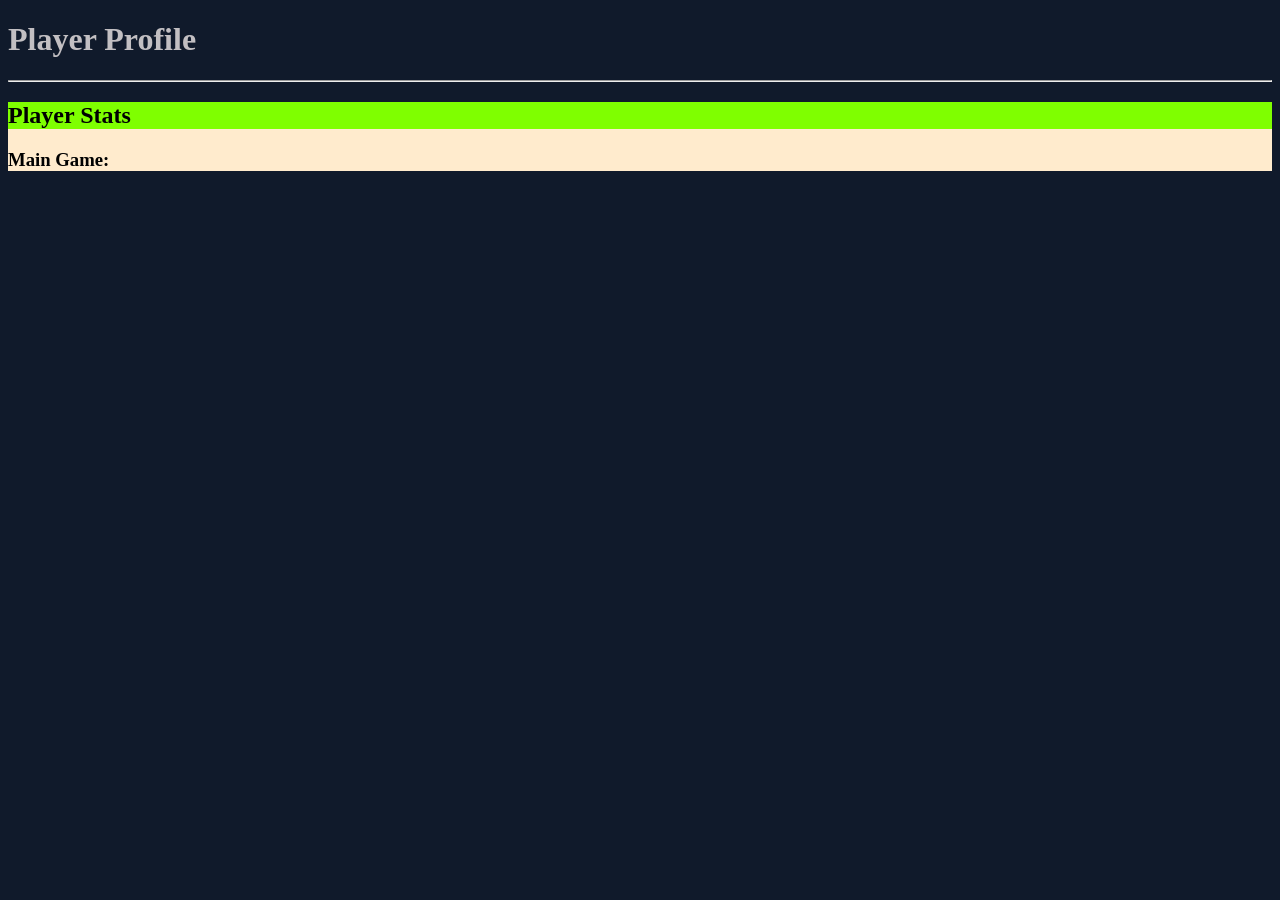
<file: Lesson01-Intro-to-css/index.html>
<!DOCTYPE html>
<html lang="en">
<head>
    <meta charset="UTF-8">
    <meta name="viewport" content="width=device-width, initial-scale=1.0">
    <title>Player Profile</title>
    <!-- <style>
        body {
            background-color: #101A2B;
            color: rgba(237, 231, 231, 0.802);
        }
    </style> -->
    <link rel="stylesheet" href="css/style.css">
</head>
<body>
    <h1>Player Profile</h1>
    <hr>
    <div class="stats">
        <h2 id="player">Player Stats</h2>
        <h3>Main Game:</h3>
    </div>
    

</body>
</html>
</file>
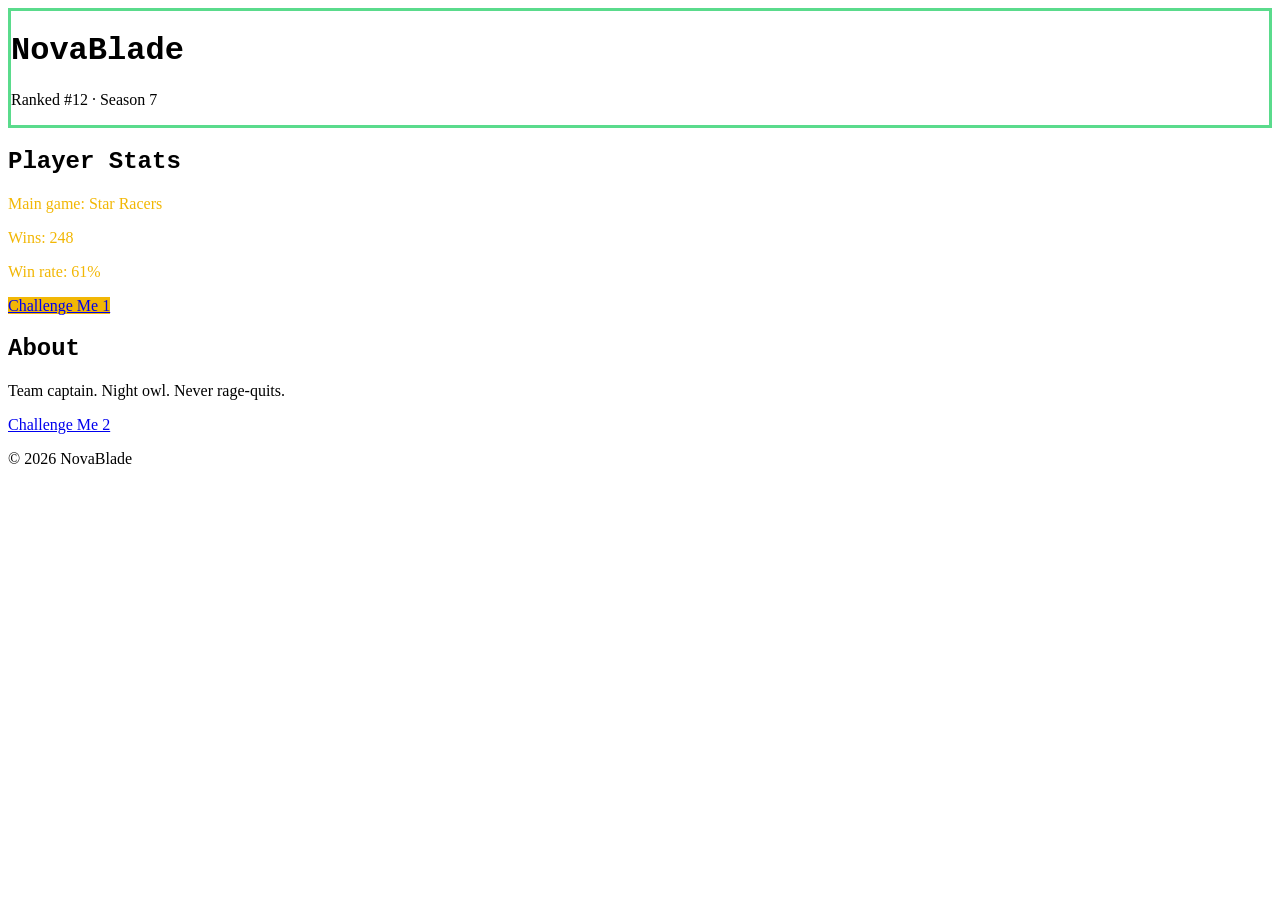
<file: Lesson02-Selectors/index.html>
<!DOCTYPE html>
<html lang="en">
<head>
    <meta charset="UTF-8">
    <meta name="viewport" content="width=device-width, initial-scale=1.0">
    <title>Player Profile</title>

    <!-- This ONE line decides how the whole page looks.
         rel="stylesheet" = "this file is CSS"
         href="..."       = where the CSS file lives -->
    <link rel="stylesheet" href="style.css">
</head>
<body>

    <header id="banner">
        <h1>NovaBlade</h1>
        <p class="tagline">Ranked #12 &middot; Season 7</p>
    </header>

    <main>
        <section class="player-card">
            <h2>Player Stats</h2>
            <p>Main game: <span class="tag">Star Racers</span></p>
            <p>Wins: <span class="stat">248</span></p>
            <p>Win rate: <span class="stat">61%</span></p>
            <a class="btn" href="#">Challenge Me 1</a>
        </section>

        <section>
            <h2>About</h2>
            <p>Team captain. Night owl. Never rage-quits.</p>
            <a class="btn" href="#">Challenge Me 2</a>
        </section>
    </main>

    <footer>
        <p>&copy; 2026 NovaBlade</p>
    </footer>

</body>
</html>
</file>
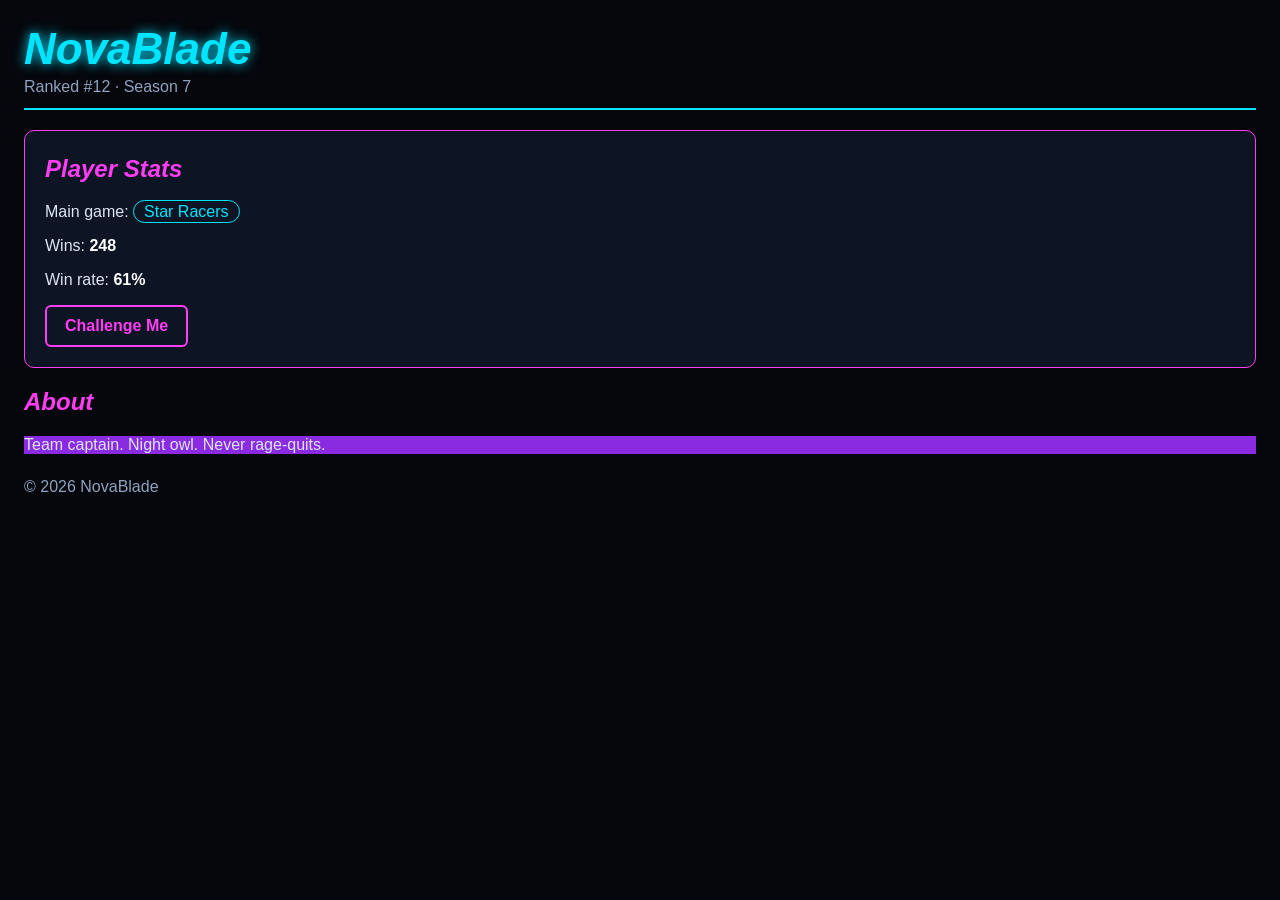
<file: Lesson01-Intro-to-css/player-profile/index.html>
<!DOCTYPE html>
<html lang="en">
<head>
    <meta charset="UTF-8">
    <meta name="viewport" content="width=device-width, initial-scale=1.0">
    <title>Player Profile</title>

    <!-- This ONE line decides how the whole page looks.
         rel="stylesheet" = "this file is CSS"
         href="..."       = where the CSS file lives -->
         <!-- <link rel="stylesheet" href="themes/arcade.css"> -->
         <!-- <link rel="stylesheet" href="themes/minimal.css"> -->
         <style>
             h1 {color:chartreuse};
         </style>
         <link rel="stylesheet" href="themes/neon.css">
         <!-- <style>
             /* =========================================================
   ARCADE THEME  ·  ready-made skin for Lesson 1
   You don't need to understand every line yet.
   By the end of Unit 2, you will.
   ========================================================= */

body {
    background-color: #1a1033;          /* deep purple cabinet */
    color: #f5f0ff;                     /* near-white text */
    font-family: "Courier New", Courier, monospace;
    margin: 0;
    padding: 24px;
}

header {
    border: 4px solid #ffd23f;          /* gold marquee frame */
    padding: 12px 20px;
    text-align: center;
}

h1 {
    color: #ffd23f;
    font-size: 40px;
    letter-spacing: 4px;
    text-transform: uppercase;
    margin: 0;
}

h2 {
    color: #3ef0c8;                     /* mint */
    text-transform: uppercase;
}

.tagline {
    color: #c9b8ff;
    margin: 6px 0 0;
}

.player-card {
    border: 4px dashed #3ef0c8;
    padding: 4px 20px 20px;
    margin-top: 20px;
}

.tag {
    background-color: #ff5ca8;          /* hot pink pill */
    color: #1a1033;
    padding: 2px 8px;
}

.stat {
    color: #ffd23f;
    font-weight: bold;
}

.btn {
    display: inline-block;
    background-color: #ffd23f;
    color: #1a1033;
    padding: 10px 18px;
    text-decoration: none;
    font-weight: bold;
}

footer {
    color: #c9b8ff;
    text-align: center;
    margin-top: 24px;
}

     </style> -->
</head>
<body>

    <header>
        <h1>NovaBlade</h1>
        <p class="tagline">Ranked #12 &middot; Season 7</p>
    </header>

    <main>
        <section class="player-card">
            <h2>Player Stats</h2>
            <p>Main game: <span class="tag">Star Racers</span></p>
            <p>Wins: <span class="stat">248</span></p>
            <p>Win rate: <span class="stat">61%</span></p>
            <a class="btn" href="#">Challenge Me</a>
        </section>

        <section>
            <h2>About</h2>
            <p style="background-color:blueviolet;">Team captain. Night owl. Never rage-quits.</p>
        </section>
    </main>

    <footer>
        <p>&copy; 2026 NovaBlade</p>
    </footer>

</body>
</html>
</file>
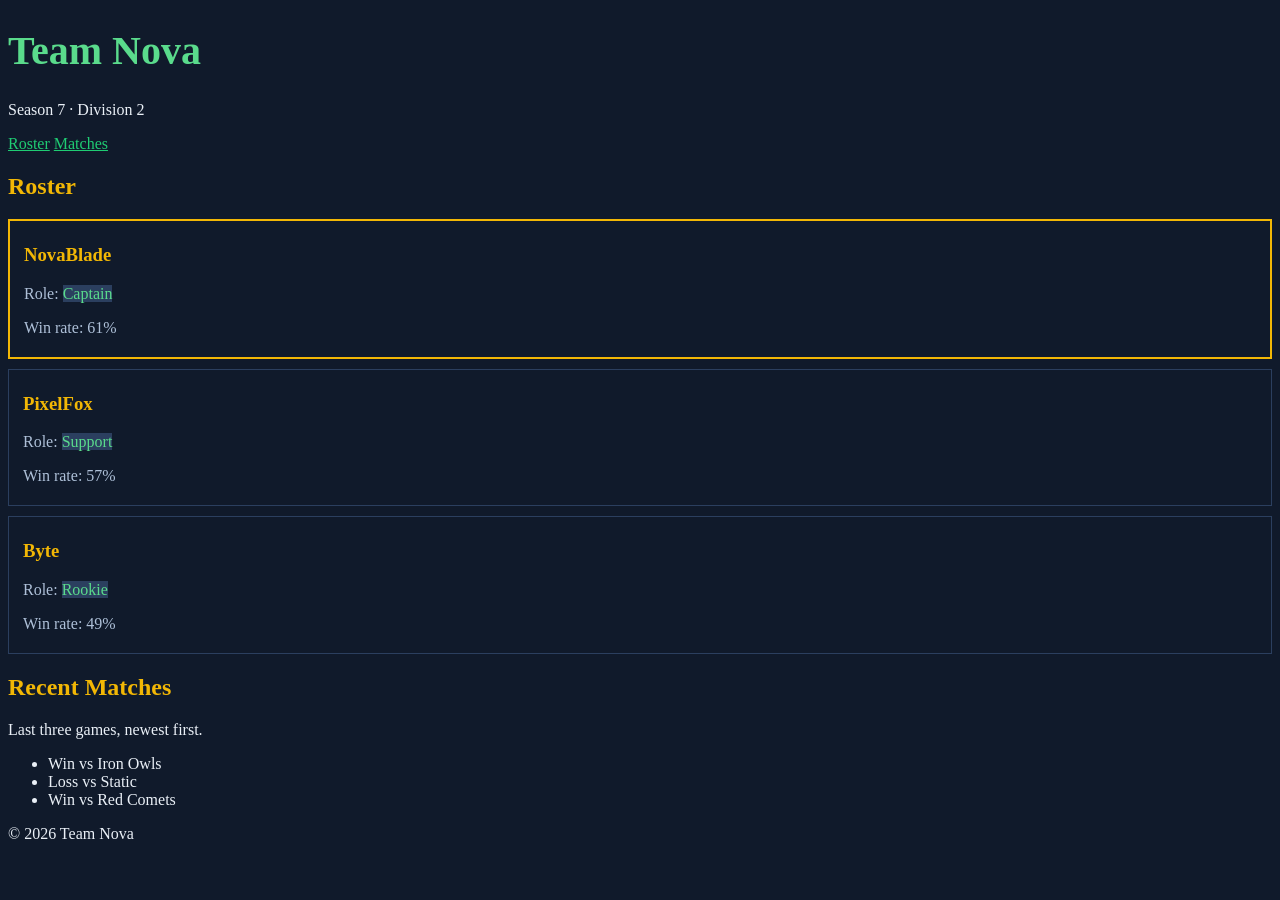
<file: Lesson02-Selectors/squad-page/index.html>
<!DOCTYPE html>
<html lang="en">
<head>
    <meta charset="UTF-8">
    <meta name="viewport" content="width=device-width, initial-scale=1.0">
    <title>Team Nova</title>
    <link rel="stylesheet" href="style.css">
</head>
<body>

    <header>
        <h1>Team Nova</h1>
        <p class="tagline">Season 7 &middot; Division 2</p>
        <nav>
            <a href="#roster">Roster</a>
            <a href="#matches">Matches</a>
        </nav>
    </header>

    <main>
        <!-- id="roster": one-of-a-kind, so the nav link can jump here -->
        <section id="roster">
            <h2>Roster</h2>

            <!-- three cards share a CLASS... -->
            <article class="player-card" id="captain">  <!-- ...only one has this ID -->
                <h3>NovaBlade</h3>
                <p>Role: <span class="tag">Captain</span></p>
                <p>Win rate: <span class="stat">61%</span></p>
            </article>

            <article class="player-card">
                <h3>PixelFox</h3>
                <p>Role: <span class="tag">Support</span></p>
                <p>Win rate: <span class="stat">57%</span></p>
            </article>

            <article class="player-card">
                <h3>Byte</h3>
                <p>Role: <span class="tag">Rookie</span></p>
                <p>Win rate: <span class="stat">49%</span></p>
            </article>
        </section>

        <section id="matches">
            <h2>Recent Matches</h2>
            <p>Last three games, newest first.</p>
            <ul class="results">
                <li>Win vs Iron Owls</li>
                <li>Loss vs Static</li>
                <li>Win vs Red Comets</li>
            </ul>
        </section>
    </main>

    <footer>
        <p>&copy; 2026 Team Nova</p>
    </footer>

</body>
</html>
</file>
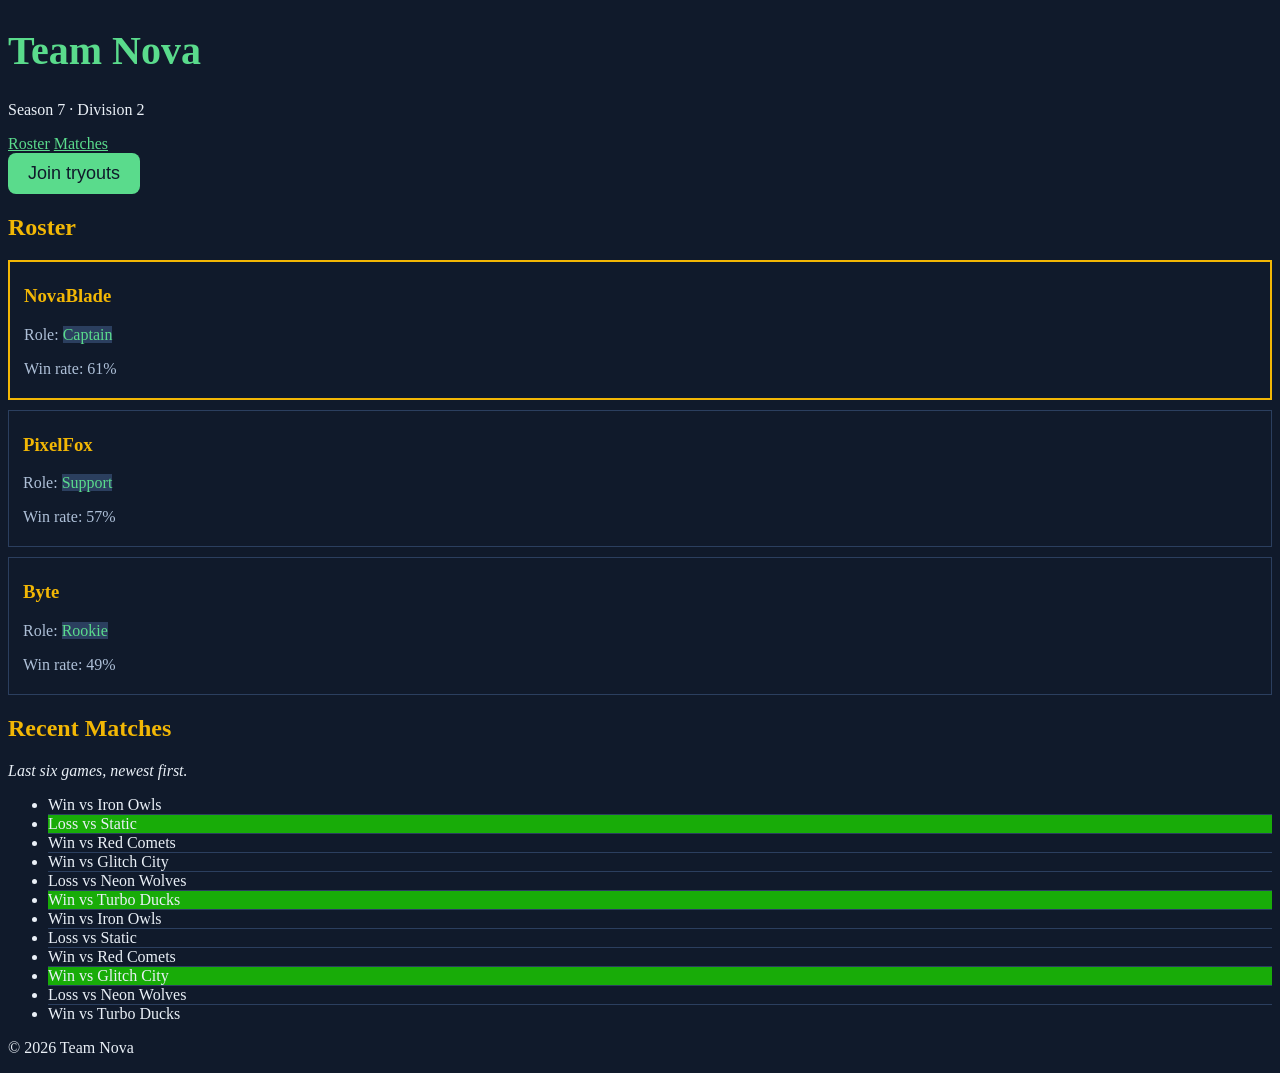
<file: Lesson02-Selectors/2C-Pseudo-Selectors/squad-page/index.html>
<!DOCTYPE html>
<html lang="en">
<head>
    <meta charset="UTF-8">
    <meta name="viewport" content="width=device-width, initial-scale=1.0">
    <title>Team Nova</title>
    <link rel="stylesheet" href="style.css">
</head>
<body>

    <header>
        <h1>Team Nova</h1>
        <p class="tagline">Season 7 &middot; Division 2</p>
        <nav>
            <a href="#roster">Roster</a>
            <a href="#matches">Matches</a>
        </nav>
        <!-- NEW in 2C: a button, so we can style how it reacts -->
        <button class="join">Join tryouts</button>
    </header>

    <main>
        <section id="roster">
            <h2>Roster</h2>

            <article class="player-card" id="captain">
                <h3>NovaBlade</h3>
                <p>Role: <span class="tag">Captain</span></p>
                <p>Win rate: <span class="stat">61%</span></p>
            </article>

            <article class="player-card">
                <h3>PixelFox</h3>
                <p>Role: <span class="tag">Support</span></p>
                <p>Win rate: <span class="stat">57%</span></p>
            </article>

            <article class="player-card">
                <h3>Byte</h3>
                <p>Role: <span class="tag">Rookie</span></p>
                <p>Win rate: <span class="stat">49%</span></p>
            </article>
        </section>

        <section id="matches">
            <h2>Recent Matches</h2>
            <p>Last six games, newest first.</p>
            <!-- NEW in 2C: six results instead of three -->
            <ul class="results">
                <li>Win vs Iron Owls</li>
                <li>Loss vs Static</li>
                <li>Win vs Red Comets</li>
                <li>Win vs Glitch City</li>
                <li>Loss vs Neon Wolves</li>
                <li>Win vs Turbo Ducks</li>
                <li>Win vs Iron Owls</li>
                <li>Loss vs Static</li>
                <li>Win vs Red Comets</li>
                <li>Win vs Glitch City</li>
                <li>Loss vs Neon Wolves</li>
                <li>Win vs Turbo Ducks</li>
            </ul>
        </section>
    </main>

    <footer>
        <p>&copy; 2026 Team Nova</p>
    </footer>

</body>
</html>
</file>
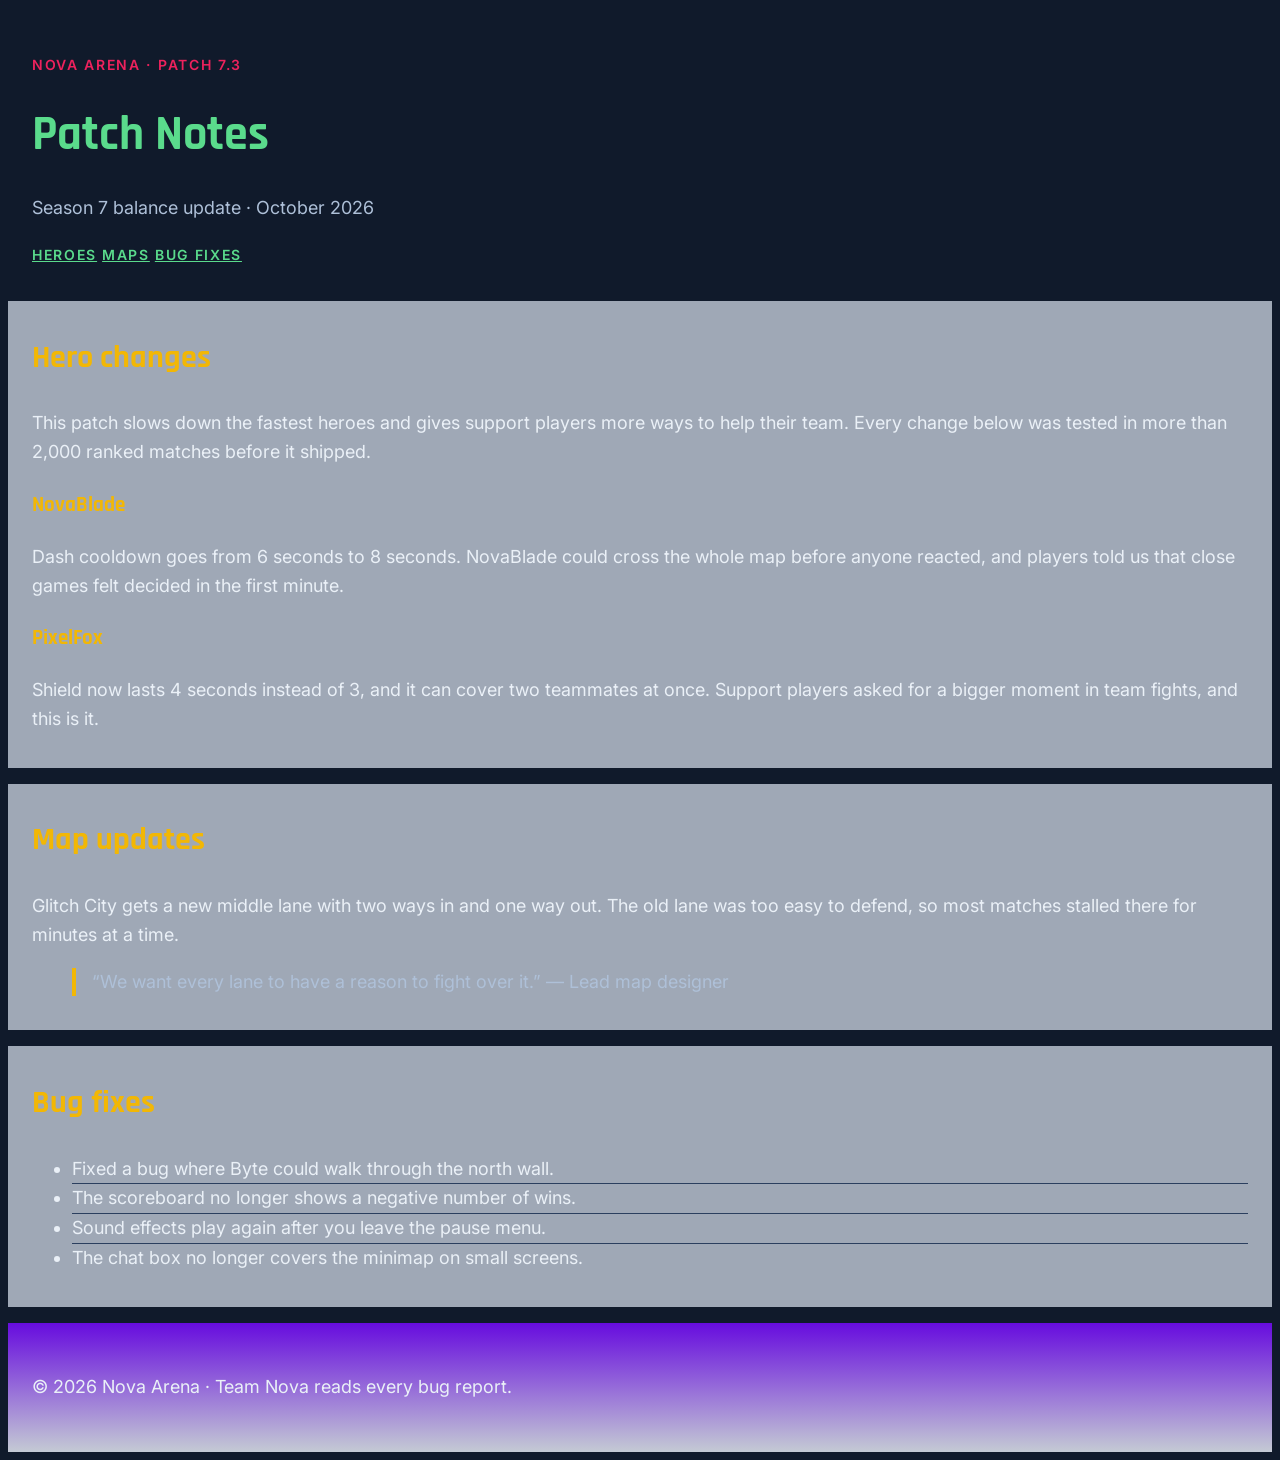
<file: Lesson04-Backgrounds/starter.html>
<!DOCTYPE html>
<html lang="en">
<head>
    <meta charset="UTF-8">
    <meta name="viewport" content="width=device-width, initial-scale=1.0">
    <title>Patch 7.3 Notes · Nova Arena</title>
    <!-- Lesson 3 · the two Google Fonts -->
    <link rel="preconnect" href="https://fonts.googleapis.com">
    <link rel="preconnect" href="https://fonts.gstatic.com" crossorigin>
    <link href="https://fonts.googleapis.com/css2?family=Inter:wght@400;600&family=Rajdhani:wght@500;700&display=swap" rel="stylesheet">
    <link rel="stylesheet" href="style.css">
</head>
<body>
    <!-- Lesson 4 · this header gets the background image (arena.png, in the same folder as style.css) -->
    <header>
        <p class="eyebrow">Nova Arena · Patch 7.3</p>
        <h1>Patch Notes</h1>
        <p class="tagline">Season 7 balance update · October 2026</p>
        <nav>
            <a href="#heroes">Heroes</a>
            <a href="#maps">Maps</a>
            <a href="#fixes">Bug fixes</a>
        </nav>
    </header>

    <main>
        <section id="heroes">
            <h2>Hero changes</h2>
            <p>This patch slows down the fastest heroes and gives support players more ways to help their team. Every change below was tested in more than 2,000 ranked matches before it shipped.</p>

            <h3>NovaBlade</h3>
            <p>Dash cooldown goes from 6 seconds to 8 seconds. NovaBlade could cross the whole map before anyone reacted, and players told us that close games felt decided in the first minute.</p>

            <h3>PixelFox</h3>
            <p>Shield now lasts 4 seconds instead of 3, and it can cover two teammates at once. Support players asked for a bigger moment in team fights, and this is it.</p>
        </section>

        <section id="maps">
            <h2>Map updates</h2>
            <p>Glitch City gets a new middle lane with two ways in and one way out. The old lane was too easy to defend, so most matches stalled there for minutes at a time.</p>
            <blockquote>“We want every lane to have a reason to fight over it.” — Lead map designer</blockquote>
        </section>

        <section id="fixes">
            <h2>Bug fixes</h2>
            <ul>
                <li>Fixed a bug where Byte could walk through the north wall.</li>
                <li>The scoreboard no longer shows a negative number of wins.</li>
                <li>Sound effects play again after you leave the pause menu.</li>
                <li>The chat box no longer covers the minimap on small screens.</li>
            </ul>
        </section>
    </main>

    <footer>
        <p>© 2026 Nova Arena · Team Nova reads every bug report.</p>
    </footer>
</body>
</html>
</file>
<file: Lesson01-Intro-to-css/css/style.css>
body {
  background-color: #101a2b;
  color: rgba(237, 231, 231, 0.802);
}

.stats {
    background-color: blanchedalmond;
    color:black;
}

#player {
    background-color: chartreuse;
}
</file>
<file: Lesson02-Selectors/style.css>
h1, h2 {
    font-family: 'Courier New', Courier, monospace;
}
.player-card p {
    color:#F2B705
}
.player-card .btn {
    background-color:#F2B705;
}

#banner {
    border: 3px solid #5ADB8C;;
}
</file>
<file: Lesson01-Intro-to-css/player-profile/themes/arcade.css>
/* =========================================================
   ARCADE THEME  ·  ready-made skin for Lesson 1
   You don't need to understand every line yet.
   By the end of Unit 2, you will.
   ========================================================= */

body {
    background-color: #1a1033;          /* deep purple cabinet */
    color: #f5f0ff;                     /* near-white text */
    font-family: "Courier New", Courier, monospace;
    margin: 0;
    padding: 24px;
}

header {
    border: 4px solid #ffd23f;          /* gold marquee frame */
    padding: 12px 20px;
    text-align: center;
}

h1 {
    color: #ffd23f;
    font-size: 40px;
    letter-spacing: 4px;
    text-transform: uppercase;
    margin: 0;
}

h2 {
    color: #3ef0c8;                     /* mint */
    text-transform: uppercase;
}

.tagline {
    color: #c9b8ff;
    margin: 6px 0 0;
}

.player-card {
    border: 4px dashed #3ef0c8;
    padding: 4px 20px 20px;
    margin-top: 20px;
}

.tag {
    background-color: #ff5ca8;          /* hot pink pill */
    color: #1a1033;
    padding: 2px 8px;
}

.stat {
    color: #ffd23f;
    font-weight: bold;
}

.btn {
    display: inline-block;
    background-color: #ffd23f;
    color: #1a1033;
    padding: 10px 18px;
    text-decoration: none;
    font-weight: bold;
}

footer {
    color: #c9b8ff;
    text-align: center;
    margin-top: 24px;
}
</file>
<file: Lesson01-Intro-to-css/player-profile/themes/minimal.css>
/* =========================================================
   MINIMAL THEME  ·  ready-made skin for Lesson 1
   You don't need to understand every line yet.
   By the end of Unit 2, you will.
   ========================================================= */

body {
    background-color: #fbfaf7;          /* warm paper */
    color: #222222;
    font-family: Georgia, "Times New Roman", serif;
    line-height: 1.6;
    margin: 0;
    padding: 24px;
}

header {
    border-bottom: 1px solid #222222;
    padding-bottom: 8px;
}

h1 {
    font-size: 42px;
    font-weight: normal;
    margin: 0;
}

h2 {
    font-size: 15px;
    font-family: Arial, Helvetica, sans-serif;
    letter-spacing: 2px;
    text-transform: uppercase;
    color: #6b6b6b;
}

.tagline {
    color: #6b6b6b;
    font-style: italic;
    margin: 0;
}

.player-card {
    margin-top: 16px;
}

.tag {
    border-bottom: 2px solid #c0392b;   /* one red accent */
}

.stat {
    font-weight: bold;
}

.btn {
    color: #c0392b;
    font-family: Arial, Helvetica, sans-serif;
    font-weight: bold;
}

footer {
    color: #6b6b6b;
    font-size: 14px;
    margin-top: 24px;
}
</file>
<file: Lesson01-Intro-to-css/player-profile/themes/neon.css>
/* =========================================================
   NEON ESPORTS THEME  ·  ready-made skin for Lesson 1
   You don't need to understand every line yet.
   By the end of Unit 2, you will.
   ========================================================= */

body {
    background-color: #05070d;          /* almost black */
    color: #dce6f5;
    font-family: "Trebuchet MS", "Segoe UI", sans-serif;
    margin: 0;
    padding: 24px;
}

header {
    border-bottom: 2px solid #00e5ff;   /* cyan underline */
    padding-bottom: 12px;
}

h1 {
    color: #00e5ff;
    font-size: 44px;
    font-style: italic;
    margin: 0;
    text-shadow: 0 0 12px #00e5ff;      /* the glow */
}

h2 {
    color: #ff3df2;                     /* magenta */
    font-style: italic;
}

.tagline {
    color: #8fa3bf;
    margin: 4px 0 0;
}

.player-card {
    background-color: #0d1424;
    border: 1px solid #ff3df2;
    border-radius: 10px;
    padding: 4px 20px 20px;
    margin-top: 20px;
}

.tag {
    border: 1px solid #00e5ff;
    color: #00e5ff;
    border-radius: 999px;
    padding: 2px 10px;
}

.stat {
    color: #ffffff;
    font-weight: bold;
}

.btn {
    display: inline-block;
    border: 2px solid #ff3df2;
    color: #ff3df2;
    padding: 10px 18px;
    border-radius: 6px;
    text-decoration: none;
    font-weight: bold;
}

footer {
    color: #8fa3bf;
    margin-top: 24px;
}
</file>
<file: Lesson02-Selectors/squad-page/style.css>
/* style.css · squad page (after Lesson 2A) */

body {
    background-color: #101A2B;
    color: #EAF0F7;
}

h1 {
    color: #5ADB8C;
    font-size: 40px;
}

.tag {
    background-color: #2B3F5F;
    color: #5ADB8C;
}

/* group: every <h2> AND every <h3> */
h2, h3 {
    color: #F2B705;
}

/* class selector: every class="player-card" */
.player-card {
    border: 1px solid #2B3F5F;
    padding: 4px 14px;
    margin: 10px 0;
}

/* id selector: the one id="captain" */
#captain {
    border: 2px solid #F2B705;
}

/* descendant (space): */
.player-card p {
    color: #AEC0D8;
}

nav a {
    color:rgb(31, 204, 115);
}
</file>
<file: Lesson02-Selectors/2C-Pseudo-Selectors/squad-page/style.css>
/* style.css · squad page (after Lesson 2B) */

body {
    background-color: #101A2B;
    color: #EAF0F7;
}

h1 {
    color: #5ADB8C;
    font-size: 40px;
}

.tag {
    background-color: #2B3F5F;
    color: #5ADB8C;
}

/* group: every <h2> AND every <h3> */
h2, h3 {
    color: #F2B705;
}

/* class selector: every class="player-card" */
.player-card {
    border: 1px solid #2B3F5F;
    padding: 4px 14px;
    margin: 10px 0;
}

/* id selector: the one id="captain" */
#captain {
    border: 2px solid #F2B705;
}

/* descendant (space): only <p> INSIDE a card */
.player-card p {
    color: #AEC0D8;
}

/* descendant (space): only links INSIDE the nav */
nav a {
    color: #5ADB8C;
}

/* child (>): a <p> DIRECTLY inside #matches */
#matches > p {
    font-style: italic;
}

/* adjacent sibling (+): an <li> right AFTER an <li> */
li + li {
    border-top: 1px solid #2B3F5F;
}

/* NEW in 2C: the button, before any states */
.join {
    background-color: #5ADB8C;
    color: #101A2B;
    border: none;
    padding: 10px 20px;
    font-size: 18px;
    border-radius: 8px;
}

/* ===== Lesson 2C: pseudo-classes. Add your rules below. =====
   Code along 1  nav a:hover
   Code along 2  .join:hover  .join:active  .join:focus
   Code along 3  .results li:first-child  .results li:last-child
   Code along 4  .results li:nth-child(even)
   Remember: NO space before the colon.
*/
nav a:hover {
    color: white;
    text-decoration: none;
}

/* the button's states */
.join:hover {
    background-color: #F2B705;
}
/* when button is clicked */
.join:active {
    transform: scale(.9);
}
/* when keyboard access elements */
.join:focus {
    outline: 3px solid purple;
}

/* .results li:first-child {
    background-color: #F2B705;
}

.results li:last-child {
    background-color: #3805f2;
}

.results li:nth-child(even) {
    color: #05f205;
}
.results li:nth-child(odd) {
    background-color: #080a08;
}
.results li:nth-child(3) {
    background-color: red;
} */
/* .results li:nth-child(3n) {
    background-color: red;
} */
.results li:nth-child(4n + 2) {
    background-color: rgb(24, 172, 8);
}
</file>
<file: Lesson04-Backgrounds/style.css>
/* style.css · Patch Notes · Lesson 4 starter (Lesson 3 solution + STEP marks) */

body {
    background-color: #101A2B;
    color: #EAF0F7;
}

h1 {
    color: #5ADB8C;
}

h2, h3 {
    color: #F2B705;
}

.eyebrow {
    color: #ED225D;
}

.tagline,
blockquote {
    color: #AEC0D8;
}

nav a {
    color: #5ADB8C;
}

nav a:hover,
nav a:focus {
    color: #F2B705;
}

blockquote {
    border-left: 4px solid #F2B705;
    padding-left: 16px;
}

li + li {
    border-top: 1px solid #2B3F5F;
}

/* Lesson 3 · fonts */
body {
    font-family: 'Inter', sans-serif;
}

h1, h2, h3 {
    font-family: 'Rajdhani', sans-serif;
    font-weight: 700;
}

/* Lesson 3 · sizes and room */
body {
    font-size: 1.125rem;
    line-height: 1.6;
}

h1 {
    font-size: 3rem;
    line-height: 1.1;
}

h2 {
    font-size: 2rem;
}

/* Lesson 3 · labels */
.eyebrow,
nav a {
    text-transform: uppercase;
    letter-spacing: 0.12em;
    font-size: 0.875rem;
    font-weight: 600;
}

/* STEP 1 ▸ paint the three sections */
section {
    background-color: #9fa8b6;
    padding: 4px 24px 16px;
    margin-bottom: 16px;
}
/* STEP 2 ▸ the header: gradient, then image, then overlay */
header {
    /* background-image: linear-gradient(135deg, #465978, #0a162b); */
    background-image:url('https://images.vexels.com/media/users/3/140692/isolated/lists/72d1f12edf758d24f5b6db73bac4f297-linux-logo.png');
    /* background-size: cover; */
    background-position: center;
    background-repeat: no-repeat;
    padding: 32px 24px;
}
footer {
    background-image: linear-gradient(180deg, #670cde, #c4cad4);
    padding: 32px 24px;
}
</file>
